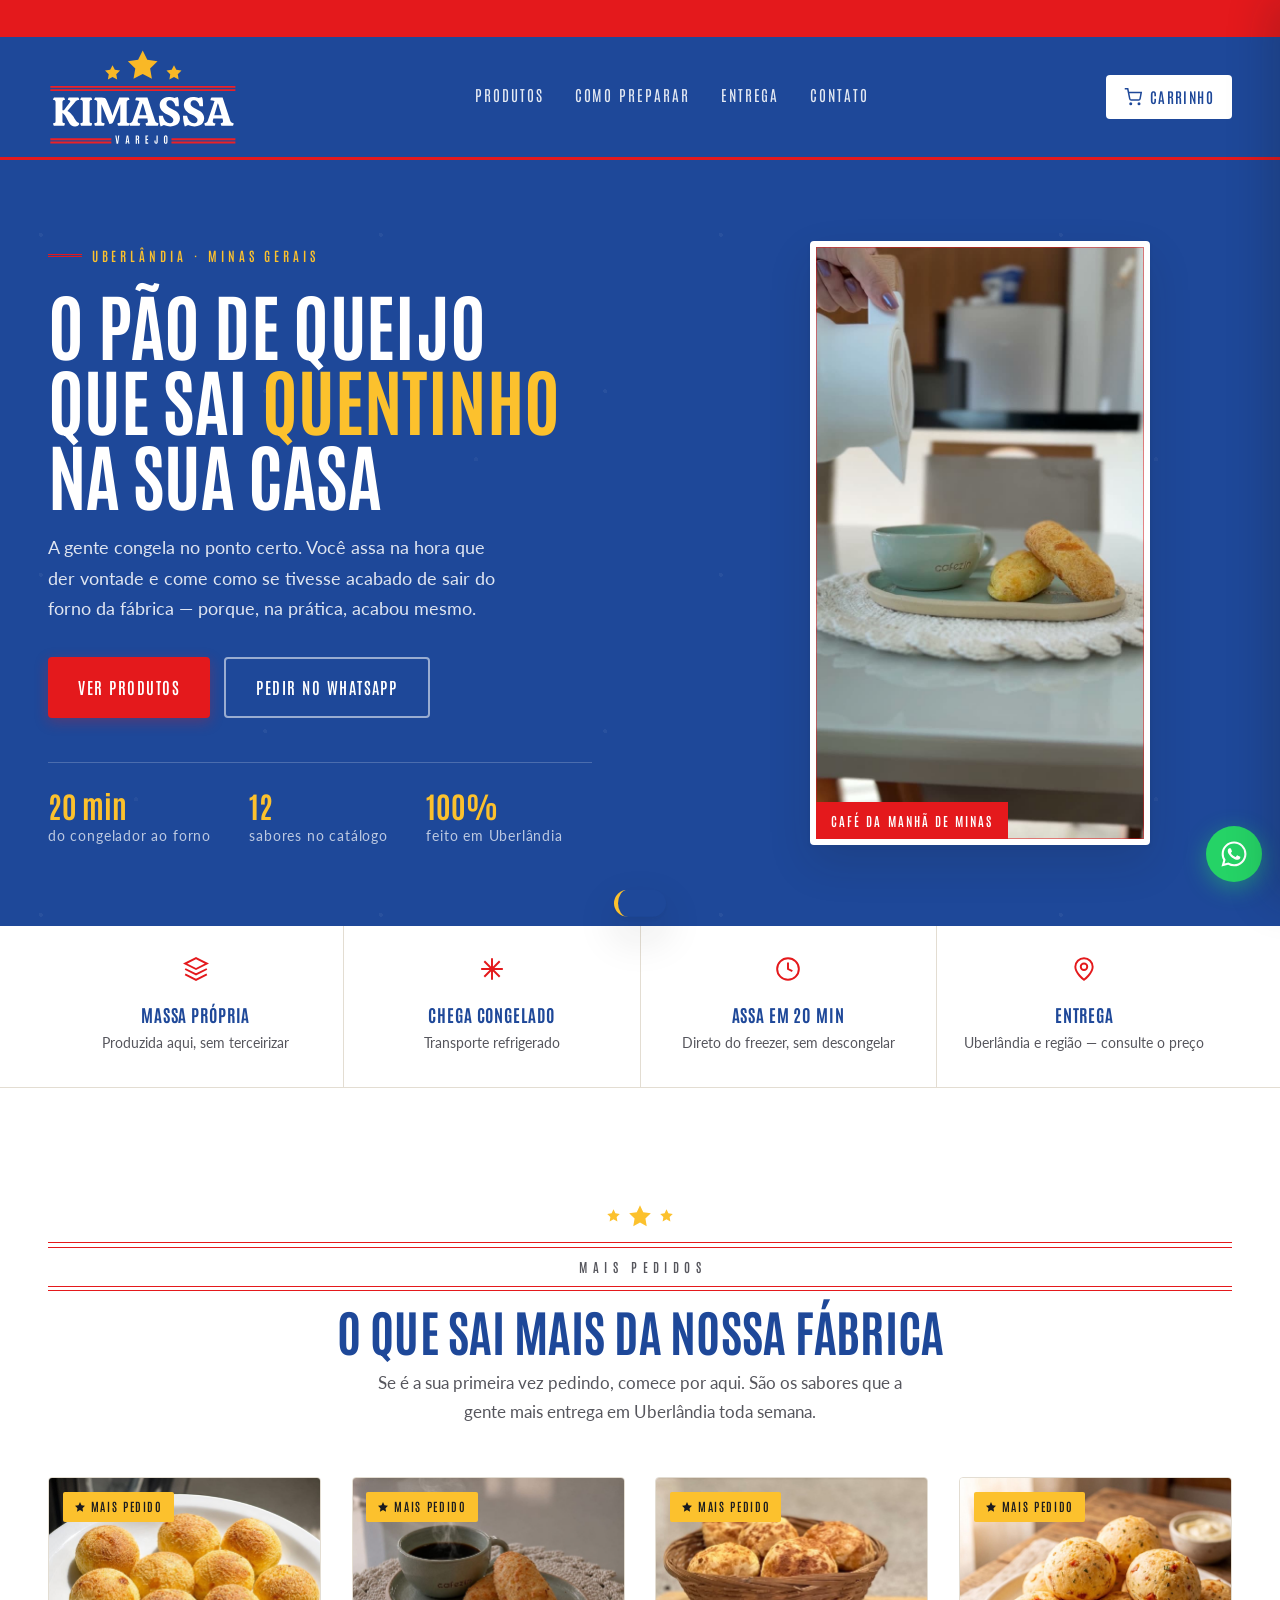
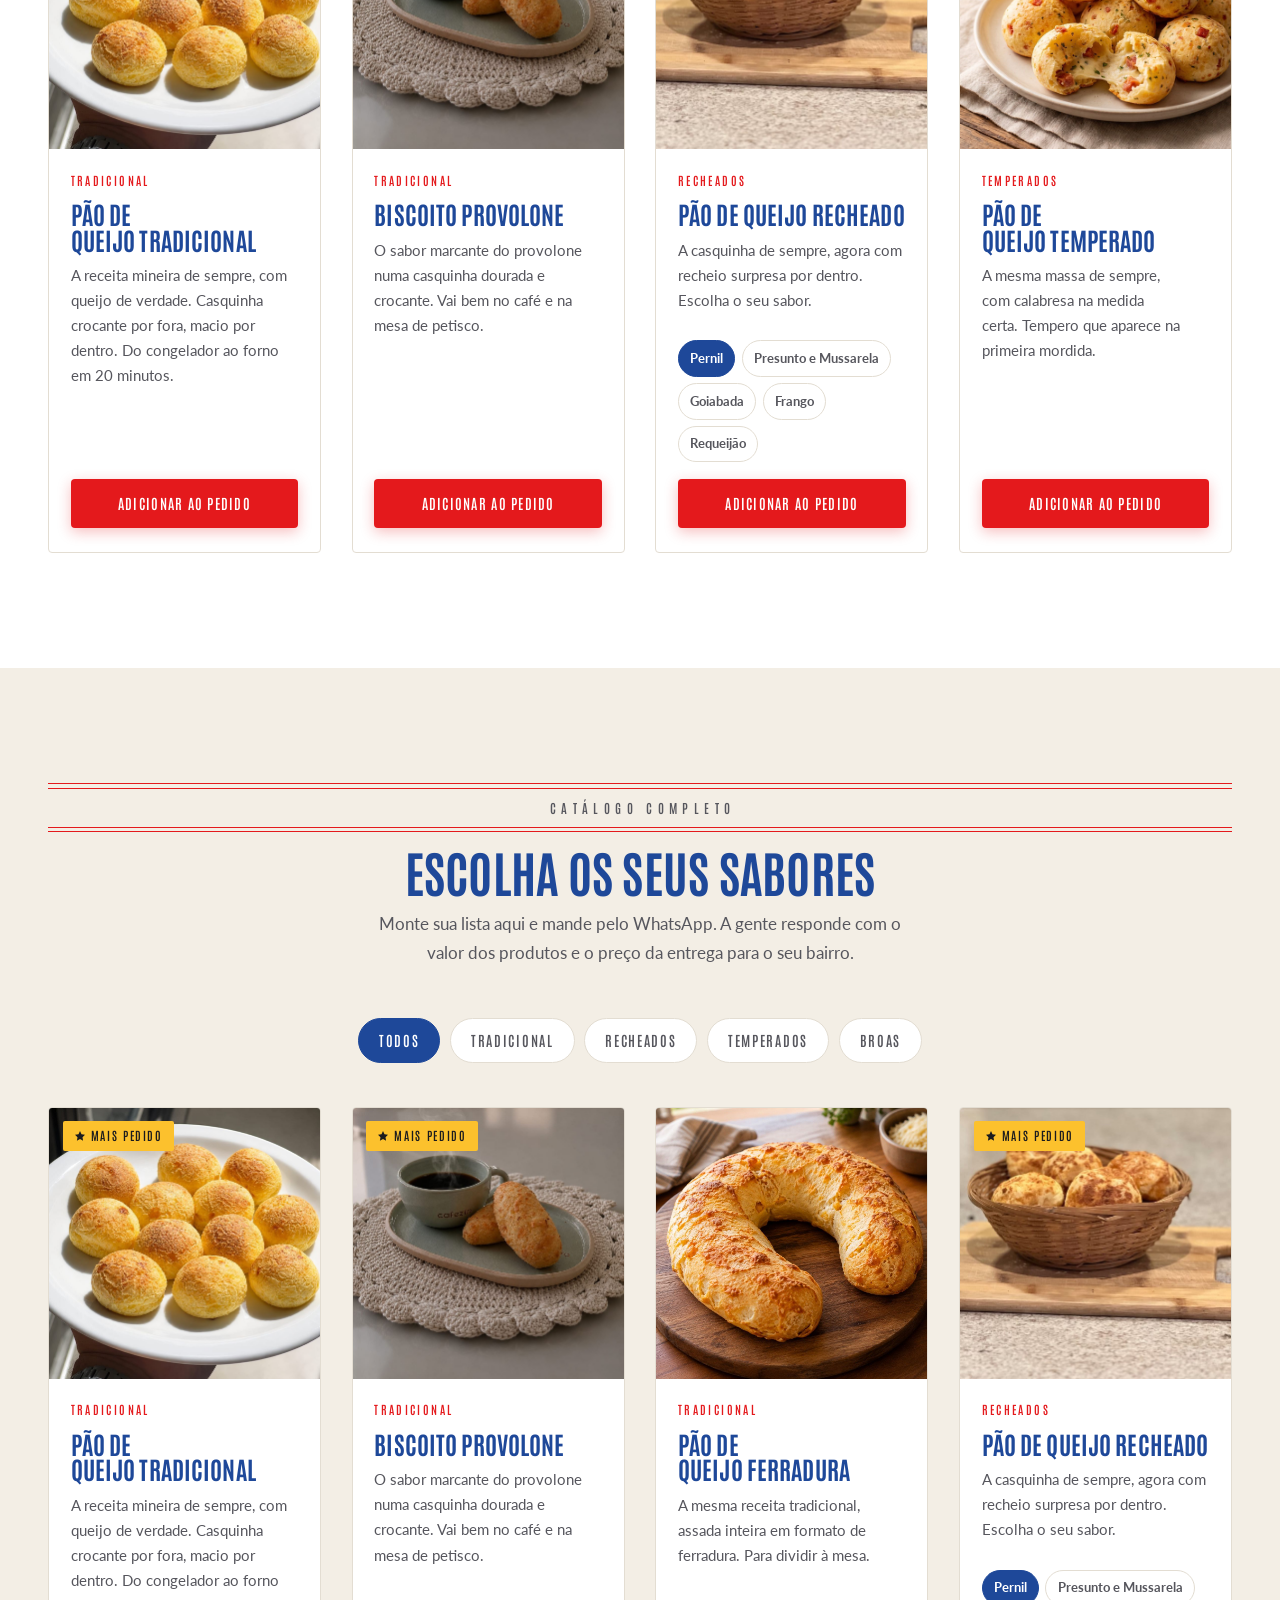
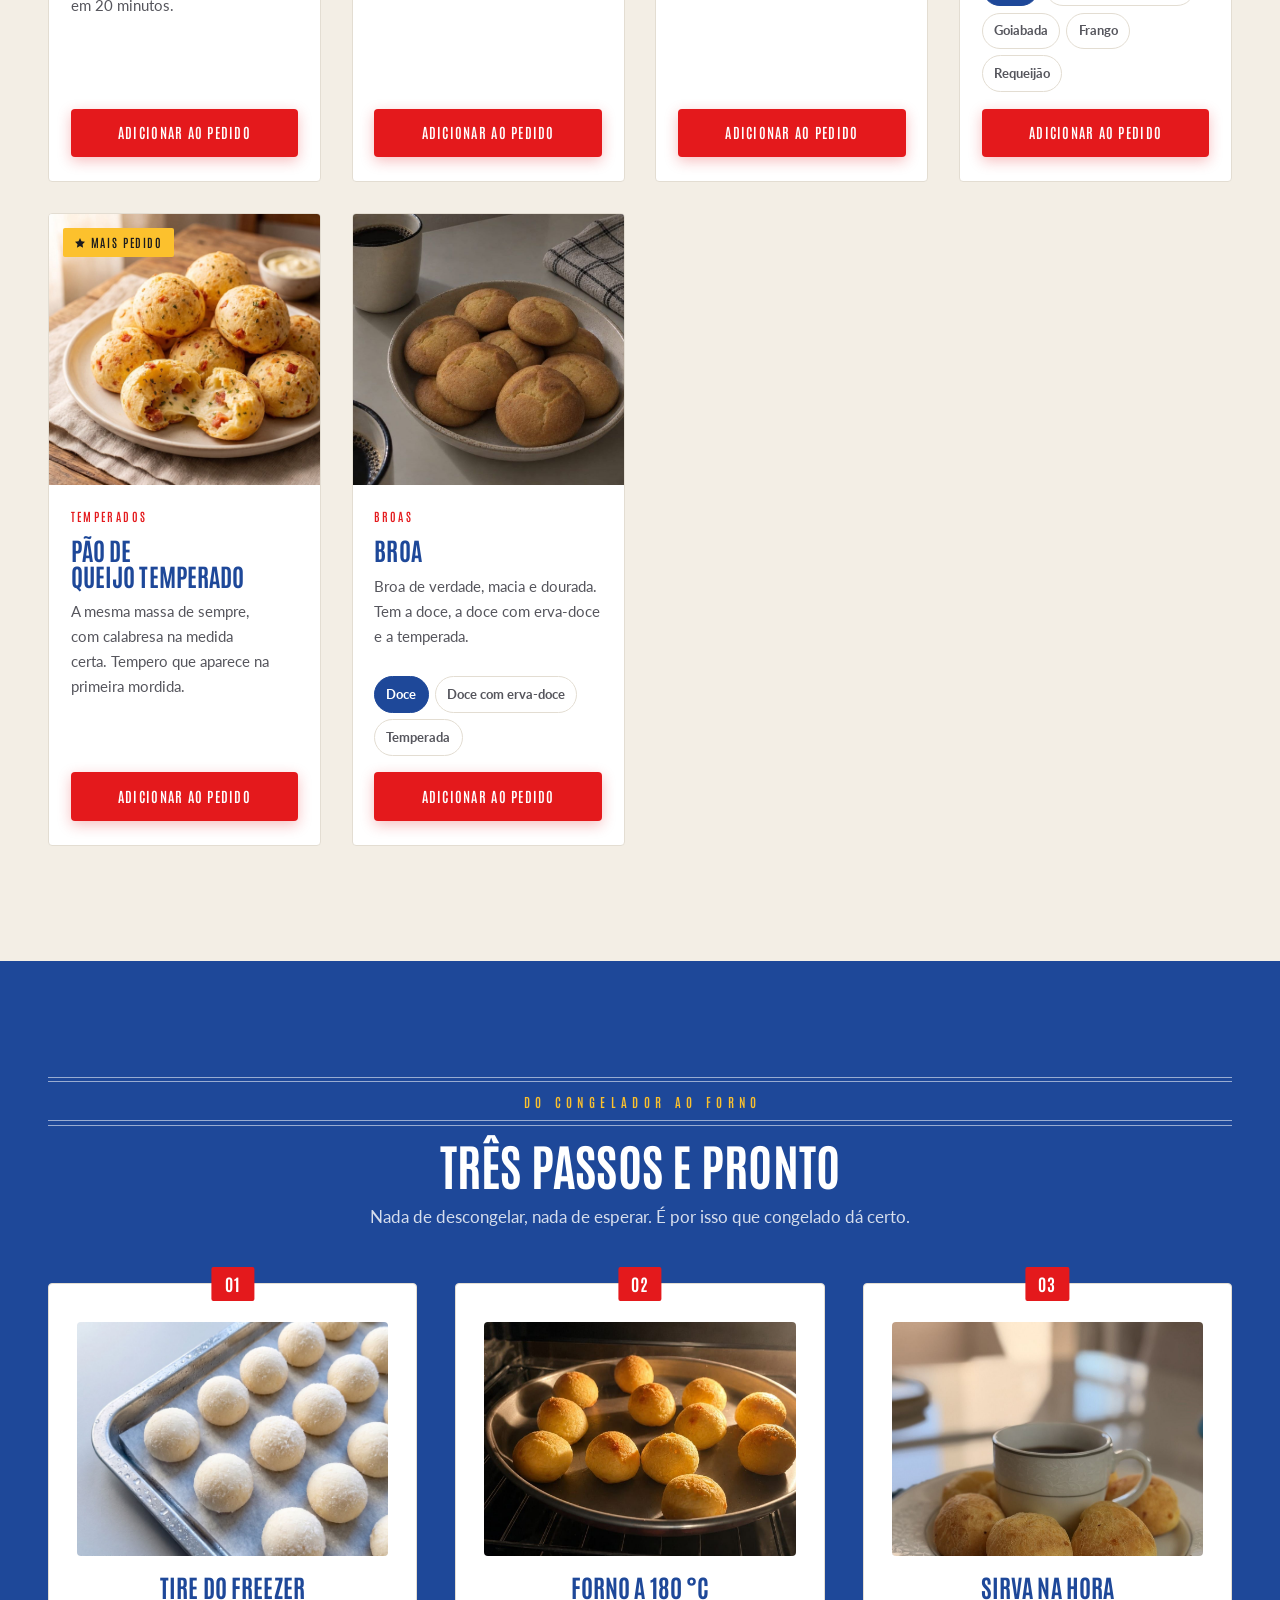
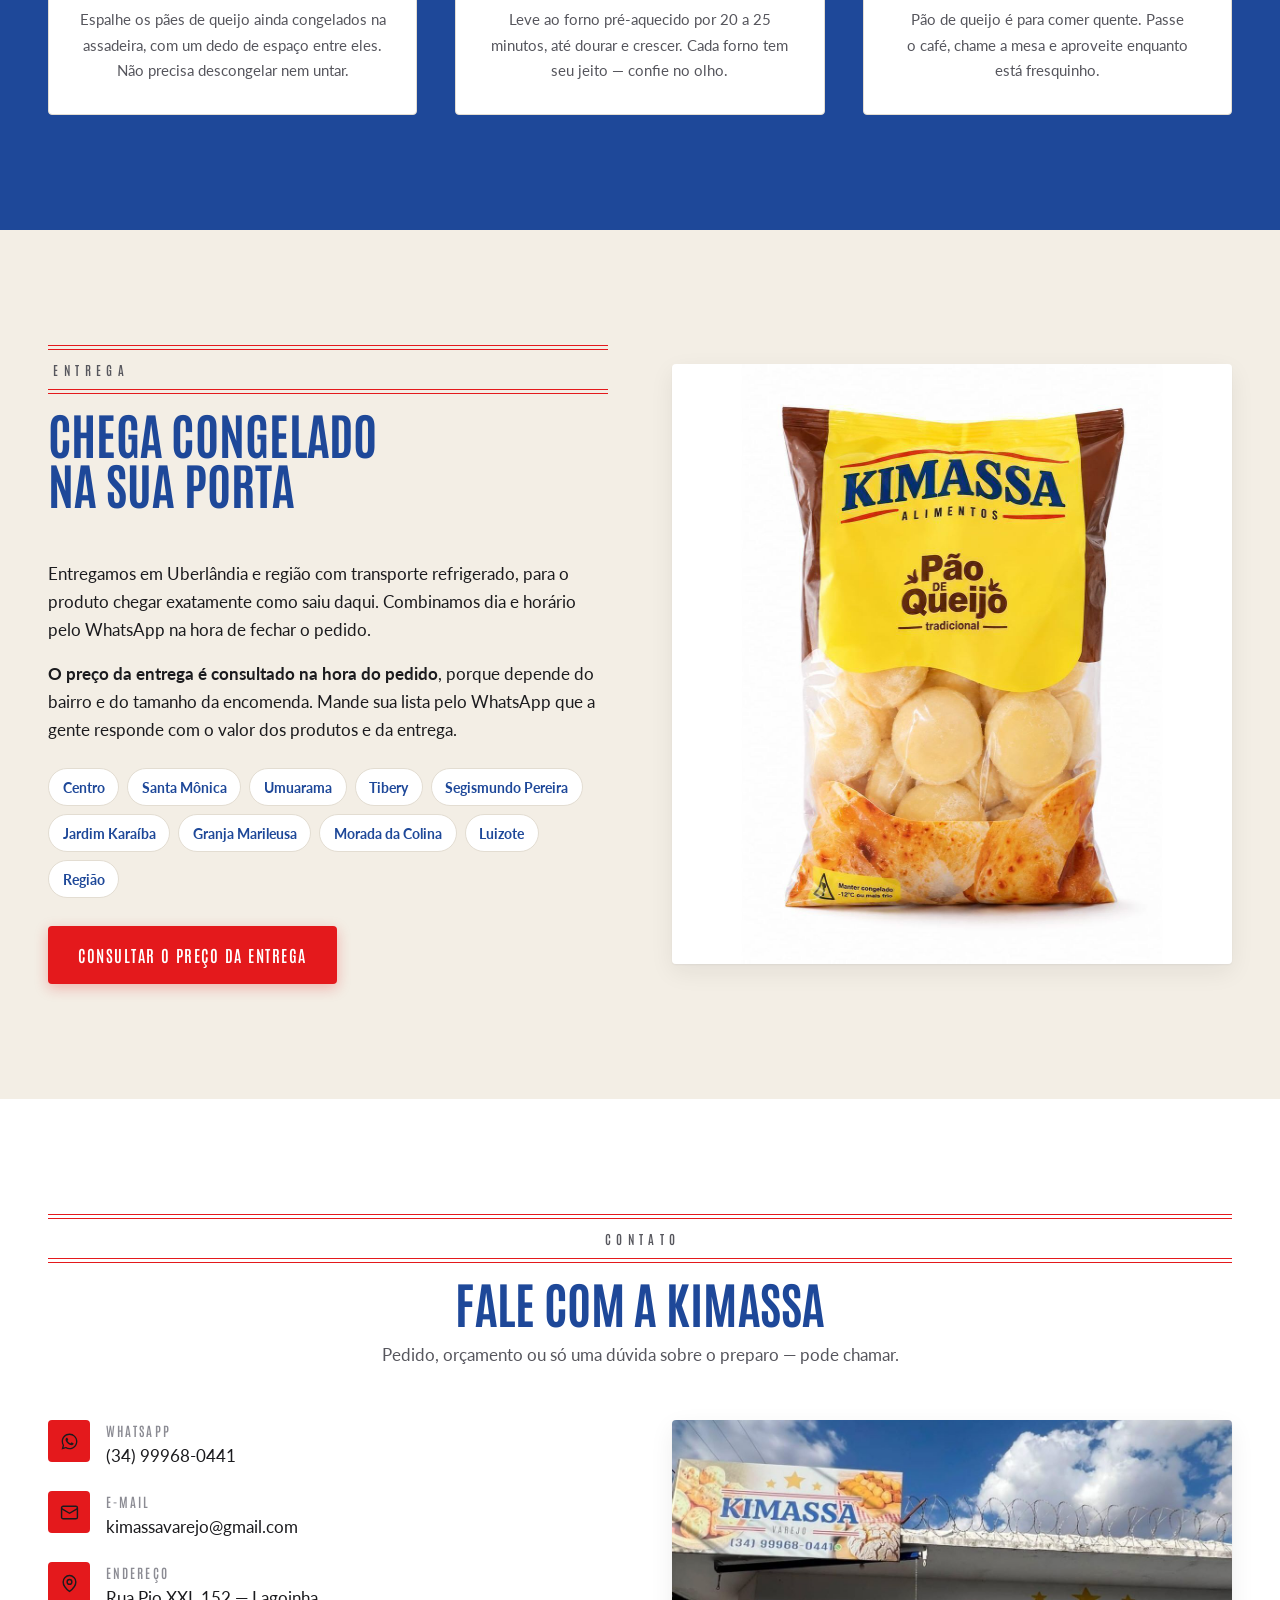
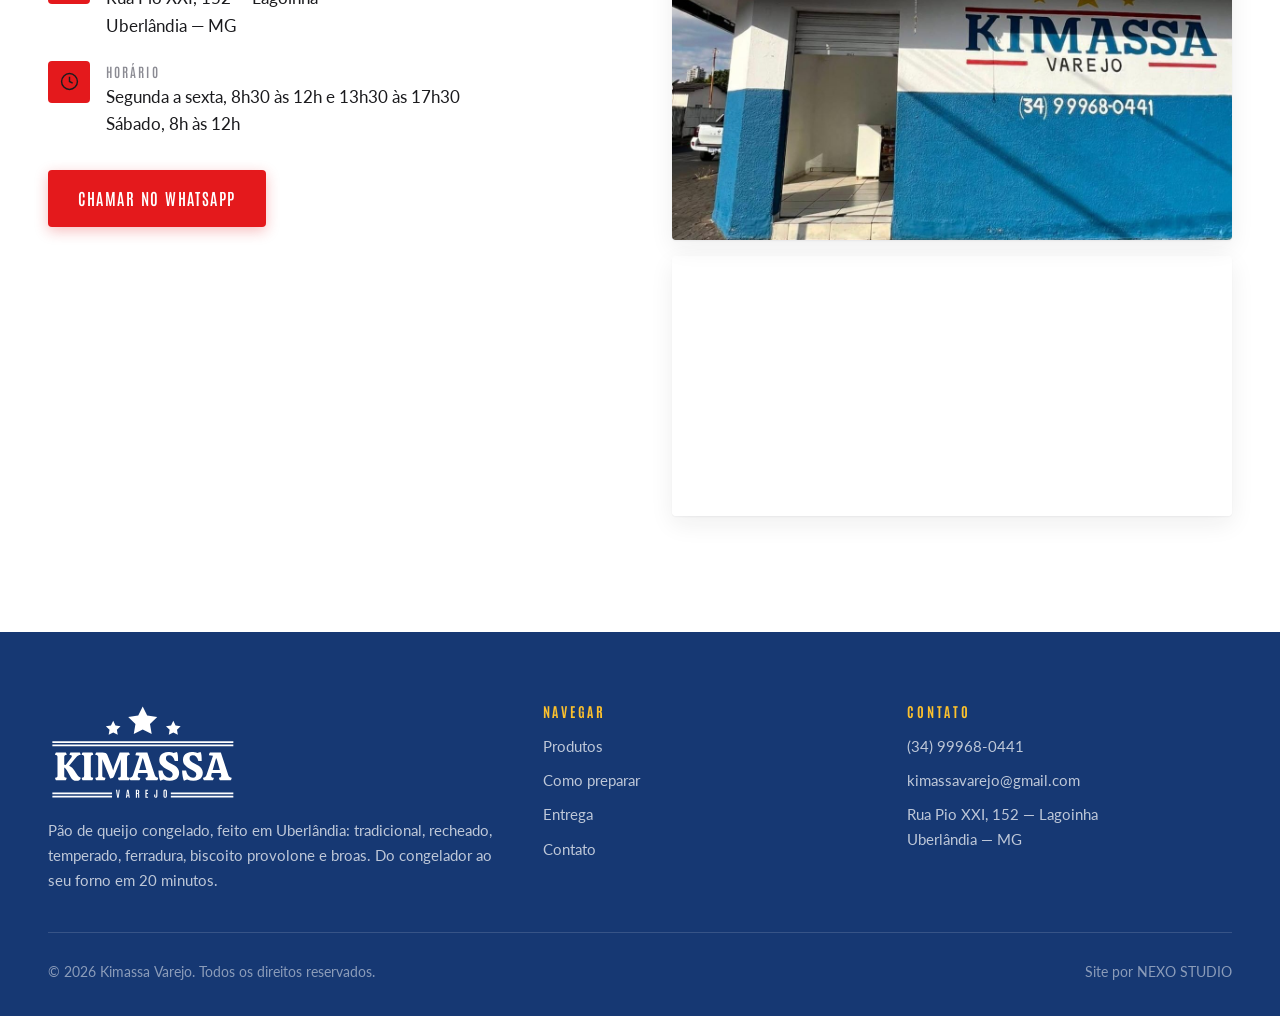
<file: index.html>
<!doctype html>
<html lang="pt-BR">
<head>
<meta charset="utf-8">
<meta name="viewport" content="width=device-width, initial-scale=1">
<title>Kimassa Varejo — Pão de Queijo Congelado em Uberlândia | Entrega em Casa</title>
<meta name="description" content="Pão de queijo congelado feito em Uberlândia (MG): tradicional, recheado, temperado, ferradura, biscoito provolone e broas. Peça pelo WhatsApp.">
<meta name="author" content="Kimassa Varejo">
<meta name="theme-color" content="#1E4899">
<link rel="canonical" href="https://kimassavarejo.com.br/">

<meta property="og:type" content="website">
<meta property="og:site_name" content="Kimassa Varejo">
<meta property="og:locale" content="pt_BR">
<meta property="og:url" content="https://kimassavarejo.com.br/">
<meta property="og:title" content="Kimassa Varejo — Pão de Queijo Congelado em Uberlândia">
<meta property="og:description" content="Do congelador ao seu forno em 20 minutos. Pão de queijo tradicional, recheado, temperado e ferradura, biscoito provolone e broas, entregues congelados em Uberlândia e região.">
<meta property="og:image" content="https://kimassavarejo.com.br/images/social-share.jpg">
<meta property="og:image:width" content="1200">
<meta property="og:image:height" content="630">
<meta property="og:image:alt" content="Pão de queijo Kimassa servido com café">

<meta name="twitter:card" content="summary_large_image">
<meta name="twitter:title" content="Kimassa Varejo — Pão de Queijo Congelado em Uberlândia">
<meta name="twitter:description" content="Do congelador ao seu forno em 20 minutos. Pão de queijo tradicional, recheado, temperado e ferradura, biscoito provolone e broas, entregues congelados em Uberlândia e região.">
<meta name="twitter:image" content="https://kimassavarejo.com.br/images/social-share.jpg">

<link rel="icon" href="favicon.svg" type="image/svg+xml">
<link rel="apple-touch-icon" href="favicon.svg">

<link rel="preconnect" href="https://fonts.googleapis.com">
<link rel="preconnect" href="https://fonts.gstatic.com" crossorigin>
<link href="https://fonts.googleapis.com/css2?family=Antonio:wght@400;600;700&family=Lato:wght@400;700&display=swap" rel="stylesheet">
<link rel="stylesheet" href="css/style.css">

<script type="application/ld+json">
{
  "@context": "https://schema.org",
  "@type": "FoodEstablishment",
  "@id": "https://kimassavarejo.com.br/#negocio",
  "name": "Kimassa Varejo",
  "description": "Pão de queijo congelado em Uberlândia (MG): tradicional, recheado, temperado, ferradura, biscoito provolone e broas, com entrega em Uberlândia e região.",
  "url": "https://kimassavarejo.com.br/",
  "logo": "https://kimassavarejo.com.br/logo/kimassa.svg",
  "image": "https://kimassavarejo.com.br/images/social-share.jpg",
  "telephone": "+55-34-99968-0441",
  "email": "kimassavarejo@gmail.com",
  "servesCuisine": "Brasileira",
  "priceRange": "$$",
  "address": {
    "@type": "PostalAddress",
    "streetAddress": "Rua Pio XXI, 152",
    "addressLocality": "Uberlândia",
    "addressRegion": "MG",
    "postalCode": "38400-000",
    "addressCountry": "BR"
  },
  "geo": {
    "@type": "GeoCoordinates",
    "latitude": -18.9113,
    "longitude": -48.2622
  },
  "areaServed": {
    "@type": "City",
    "name": "Uberlândia"
  },
  "openingHoursSpecification": [{
    "@type": "OpeningHoursSpecification",
    "dayOfWeek": ["Monday", "Tuesday", "Wednesday", "Thursday", "Friday"],
    "opens": "08:30",
    "closes": "12:00"
  }, {
    "@type": "OpeningHoursSpecification",
    "dayOfWeek": ["Monday", "Tuesday", "Wednesday", "Thursday", "Friday"],
    "opens": "13:30",
    "closes": "17:30"
  }, {
    "@type": "OpeningHoursSpecification",
    "dayOfWeek": "Saturday",
    "opens": "08:00",
    "closes": "12:00"
  }]
}
</script>
</head>

<body>
<a class="pular" href="#conteudo">Pular para o conteúdo</a>

<div class="faixa-aviso" id="faixa-aviso" aria-hidden="true"><span></span></div>

<header class="cabecalho">
  <div class="wrap cabecalho__barra">
    <a class="marca" href="#topo" aria-label="Kimassa Varejo — início">
      <img src="logo/kimassa-azul.svg" alt="Kimassa Varejo" width="190" height="96">
    </a>

    <nav class="nav" id="nav" aria-label="Navegação principal">
      <a href="#produtos">Produtos</a>
      <a href="#preparo">Como preparar</a>
      <a href="#entrega">Entrega</a>
      <a href="#contato">Contato</a>
    </nav>

    <div class="cabecalho__acoes">
      <button class="carrinho-botao" id="abrir-carrinho" aria-label="Abrir carrinho">
        <svg viewBox="0 0 24 24" fill="none" stroke="currentColor" stroke-width="2" width="18" height="18" aria-hidden="true">
          <circle cx="9" cy="21" r="1"></circle><circle cx="20" cy="21" r="1"></circle>
          <path d="M1 1h4l2.68 13.39a2 2 0 0 0 2 1.61h9.72a2 2 0 0 0 2-1.61L23 6H6"></path>
        </svg>
        <span class="carrinho-botao__texto">Carrinho</span>
        <span class="carrinho-contador" id="carrinho-contador" hidden>0</span>
      </button>

      <button class="menu-alternar" id="menu-alternar" aria-expanded="false" aria-controls="nav" aria-label="Abrir menu">
        <span></span><span></span><span></span>
      </button>
    </div>
  </div>
</header>

<main id="conteudo">

<!-- ─────────────────────────────────────────────────────────── HERO ── -->
<section class="hero" id="topo">
  <div class="wrap hero__grade">
    <div class="hero__texto">
      <p class="hero__olho">Uberlândia · Minas Gerais</p>
      <h1>O pão de queijo<br>que sai <em>quentinho</em><br>na sua casa</h1>
      <p class="hero__sub">
        A gente congela no ponto certo. Você assa na hora que der vontade e come
        como se tivesse acabado de sair do forno da fábrica — porque, na prática,
        acabou mesmo.
      </p>
      <div class="hero__acoes">
        <a class="btn btn--primario" href="#produtos">Ver produtos</a>
        <a class="btn btn--contorno-claro" href="#" id="hero-zap">Pedir no WhatsApp</a>
      </div>
      <div class="hero__provas">
        <div class="hero__prova"><strong>20 min</strong><span>do congelador ao forno</span></div>
        <div class="hero__prova"><strong>12</strong><span>sabores no catálogo</span></div>
        <div class="hero__prova"><strong>100%</strong><span>feito em Uberlândia</span></div>
      </div>
    </div>

    <div class="hero__video">
      <video autoplay muted loop playsinline preload="metadata"
             poster="video/pao-de-queijo-cafe-poster.jpg"
             aria-label="Café sendo servido ao lado de pães de queijo Kimassa">
        <source src="video/pao-de-queijo-cafe.mp4" type="video/mp4">
      </video>
      <span class="hero__etiqueta">Café da manhã de Minas</span>
    </div>
  </div>
</section>

<!-- ────────────────────────────────────────────────────── CONFIANÇA ── -->
<section class="confianca">
  <div class="wrap">
    <div class="confianca__grade">
      <div class="confianca__item">
        <svg viewBox="0 0 24 24" fill="none" stroke="currentColor" stroke-width="1.8" aria-hidden="true"><path d="M12 2 2 7l10 5 10-5-10-5Z"/><path d="m2 17 10 5 10-5"/><path d="m2 12 10 5 10-5"/></svg>
        <strong>Massa própria</strong>
        <span>Produzida aqui, sem terceirizar</span>
      </div>
      <div class="confianca__item">
        <svg viewBox="0 0 24 24" fill="none" stroke="currentColor" stroke-width="1.8" aria-hidden="true"><path d="M12 2v20M2 12h20M4.9 4.9l14.2 14.2M19.1 4.9 4.9 19.1"/></svg>
        <strong>Chega congelado</strong>
        <span>Transporte refrigerado</span>
      </div>
      <div class="confianca__item">
        <svg viewBox="0 0 24 24" fill="none" stroke="currentColor" stroke-width="1.8" aria-hidden="true"><circle cx="12" cy="12" r="10"/><path d="M12 6v6l4 2"/></svg>
        <strong>Assa em 20 min</strong>
        <span>Direto do freezer, sem descongelar</span>
      </div>
      <div class="confianca__item">
        <svg viewBox="0 0 24 24" fill="none" stroke="currentColor" stroke-width="1.8" aria-hidden="true"><path d="M20 10c0 6-8 12-8 12s-8-6-8-12a8 8 0 0 1 16 0Z"/><circle cx="12" cy="10" r="3"/></svg>
        <strong>Entrega</strong>
        <span>Uberlândia e região — consulte o preço</span>
      </div>
    </div>
  </div>
</section>

<!-- ─────────────────────────────────────────────────────── VITRINE ── -->
<section class="secao secao--branca" id="destaques">
  <div class="wrap">
    <div class="selo revelar">
      <div class="selo__estrelas" aria-hidden="true">
        <svg viewBox="0 0 24 24" fill="currentColor"><path d="m12 2 3 6.5 7 1-5 4.9 1.2 7L12 18l-6.2 3.4L7 14.4l-5-4.9 7-1L12 2Z"/></svg>
        <svg viewBox="0 0 24 24" fill="currentColor"><path d="m12 2 3 6.5 7 1-5 4.9 1.2 7L12 18l-6.2 3.4L7 14.4l-5-4.9 7-1L12 2Z"/></svg>
        <svg viewBox="0 0 24 24" fill="currentColor"><path d="m12 2 3 6.5 7 1-5 4.9 1.2 7L12 18l-6.2 3.4L7 14.4l-5-4.9 7-1L12 2Z"/></svg>
      </div>
      <div class="selo__faixa"><span class="selo__rotulo">Mais pedidos</span></div>
      <h2 class="selo__titulo">O que sai mais da nossa fábrica</h2>
      <p>Se é a sua primeira vez pedindo, comece por aqui. São os sabores que a
         gente mais entrega em Uberlândia toda semana.</p>
    </div>
    <div class="produtos" id="destaques-grade"></div>
  </div>
</section>

<!-- ─────────────────────────────────────────────────────── CATÁLOGO ── -->
<section class="secao secao--creme" id="produtos">
  <div class="wrap">
    <div class="selo revelar">
      <div class="selo__faixa"><span class="selo__rotulo">Catálogo completo</span></div>
      <h2 class="selo__titulo">Escolha os seus sabores</h2>
      <p>Monte sua lista aqui e mande pelo WhatsApp. A gente responde com o valor
         dos produtos e o preço da entrega para o seu bairro.</p>
    </div>

    <div class="filtros" id="filtros" role="group" aria-label="Filtrar por categoria"></div>
    <div class="produtos" id="produtos-grade"></div>
  </div>
</section>

<!-- ──────────────────────────────────────────────────────── PREPARO ── -->
<section class="secao secao--azul" id="preparo">
  <div class="wrap">
    <div class="selo selo--claro revelar">
      <div class="selo__faixa"><span class="selo__rotulo">Do congelador ao forno</span></div>
      <h2 class="selo__titulo">Três passos e pronto</h2>
      <p>Nada de descongelar, nada de esperar. É por isso que congelado dá certo.</p>
    </div>

    <div class="passos">
      <article class="passo revelar">
        <div class="passo__foto">
          <img src="images/pao-de-queijo-congelado-bandeja.jpg" alt="Pães de queijo crus e congelados numa assadeira" loading="lazy" width="600" height="450">
        </div>
        <h3>Tire do freezer</h3>
        <p>Espalhe os pães de queijo ainda congelados na assadeira, com um dedo de
           espaço entre eles. Não precisa descongelar nem untar.</p>
      </article>

      <article class="passo revelar">
        <div class="passo__foto">
          <img src="images/pao-de-queijo-forno.jpg" alt="Assadeira de pães de queijo dourando dentro do forno" loading="lazy" width="600" height="600">
        </div>
        <h3>Forno a 180 °C</h3>
        <p>Leve ao forno pré-aquecido por 20 a 25 minutos, até dourar e crescer.
           Cada forno tem seu jeito — confie no olho.</p>
      </article>

      <article class="passo revelar">
        <div class="passo__foto">
          <img src="images/pao-de-queijo-com-cafe.jpg" alt="Pães de queijo quentes servidos em volta de uma xícara de café" loading="lazy" width="600" height="450">
        </div>
        <h3>Sirva na hora</h3>
        <p>Pão de queijo é para comer quente. Passe o café, chame a mesa e
           aproveite enquanto está fresquinho.</p>
      </article>
    </div>
  </div>
</section>

<!-- ──────────────────────────────────────────────────────── ENTREGA ── -->
<section class="secao secao--creme" id="entrega">
  <div class="wrap">
    <div class="entrega">
      <div class="revelar">
        <div class="selo selo--esq">
          <div class="selo__faixa"><span class="selo__rotulo">Entrega</span></div>
          <h2 class="selo__titulo">Chega congelado na sua porta</h2>
        </div>
        <p>
          Entregamos em Uberlândia e região com transporte refrigerado, para o
          produto chegar exatamente como saiu daqui. Combinamos dia e horário pelo
          WhatsApp na hora de fechar o pedido.
        </p>
        <p>
          <strong>O preço da entrega é consultado na hora do pedido</strong>, porque
          depende do bairro e do tamanho da encomenda. Mande sua lista pelo WhatsApp
          que a gente responde com o valor dos produtos e da entrega.
        </p>
        <ul class="bairros">
          <li>Centro</li><li>Santa Mônica</li><li>Umuarama</li><li>Tibery</li>
          <li>Segismundo Pereira</li><li>Jardim Karaíba</li><li>Granja Marileusa</li>
          <li>Morada da Colina</li><li>Luizote</li><li>Região</li>
        </ul>
        <p style="margin-top:1.75rem">
          <a class="btn btn--primario" href="#" id="entrega-zap">Consultar o preço da entrega</a>
        </p>
      </div>

      <div class="revelar">
        <img src="images/embalagem-kimassa.jpg"
             alt="Pacote de pão de queijo congelado da Kimassa"
             loading="lazy" width="800" height="600"
             style="border-radius:4px;box-shadow:var(--sombra);width:100%">
      </div>
    </div>
  </div>
</section>

<!-- ──────────────────────────────────────────────────────── CONTATO ── -->
<section class="secao secao--branca" id="contato">
  <div class="wrap">
    <div class="selo revelar">
      <div class="selo__faixa"><span class="selo__rotulo">Contato</span></div>
      <h2 class="selo__titulo">Fale com a Kimassa</h2>
      <p>Pedido, orçamento ou só uma dúvida sobre o preparo — pode chamar.</p>
    </div>

    <div class="contato">
      <div class="revelar">
        <ul class="contato__lista">
          <li>
            <span class="contato__icone" aria-hidden="true">
              <svg viewBox="0 0 24 24" fill="currentColor"><path d="M12.04 2C6.58 2 2.13 6.45 2.13 11.91c0 1.75.46 3.46 1.32 4.96L2 22l5.25-1.38a9.9 9.9 0 0 0 4.79 1.22c5.46 0 9.91-4.45 9.91-9.91 0-2.65-1.03-5.14-2.9-7.01A9.82 9.82 0 0 0 12.04 2Zm0 18.13a8.23 8.23 0 0 1-4.2-1.15l-.3-.18-3.12.82.83-3.04-.2-.31a8.19 8.19 0 0 1-1.26-4.37c0-4.54 3.7-8.23 8.25-8.23 2.2 0 4.27.86 5.83 2.42a8.19 8.19 0 0 1 2.41 5.82c0 4.54-3.7 8.22-8.24 8.22Zm4.52-6.16c-.25-.12-1.47-.72-1.69-.81-.23-.08-.39-.12-.56.13-.16.24-.64.8-.78.97-.15.16-.29.18-.54.06-.25-.13-1.05-.39-1.99-1.23-.74-.66-1.23-1.47-1.38-1.72-.14-.25-.01-.38.11-.5.11-.11.25-.29.37-.43.13-.15.17-.25.25-.41.08-.17.04-.31-.02-.43-.06-.12-.56-1.34-.76-1.84-.2-.48-.4-.42-.56-.43h-.47c-.17 0-.43.06-.66.31-.22.25-.87.85-.87 2.07s.89 2.4 1.02 2.56c.12.17 1.75 2.67 4.23 3.74.59.26 1.05.41 1.41.52.59.19 1.13.16 1.56.1.48-.07 1.47-.6 1.68-1.18.21-.58.21-1.08.14-1.18-.06-.11-.22-.17-.47-.29Z"/></svg>
            </span>
            <span>
              <strong>WhatsApp</strong>
              <a href="#" id="contato-zap">(34) 99968-0441</a>
            </span>
          </li>
          <li>
            <span class="contato__icone" aria-hidden="true">
              <svg viewBox="0 0 24 24" fill="none" stroke="currentColor" stroke-width="1.8"><rect x="2" y="4" width="20" height="16" rx="2"/><path d="m22 7-10 6L2 7"/></svg>
            </span>
            <span>
              <strong>E-mail</strong>
              <a href="mailto:kimassavarejo@gmail.com">kimassavarejo@gmail.com</a>
            </span>
          </li>
          <li>
            <span class="contato__icone" aria-hidden="true">
              <svg viewBox="0 0 24 24" fill="none" stroke="currentColor" stroke-width="1.8"><path d="M20 10c0 6-8 12-8 12s-8-6-8-12a8 8 0 0 1 16 0Z"/><circle cx="12" cy="10" r="3"/></svg>
            </span>
            <span>
              <strong>Endereço</strong>
              <span>Rua Pio XXI, 152 — Lagoinha<br>Uberlândia — MG</span>
            </span>
          </li>
          <li>
            <span class="contato__icone" aria-hidden="true">
              <svg viewBox="0 0 24 24" fill="none" stroke="currentColor" stroke-width="1.8"><circle cx="12" cy="12" r="10"/><path d="M12 6v6l4 2"/></svg>
            </span>
            <span>
              <strong>Horário</strong>
              <span>Segunda a sexta, 8h30 às 12h e 13h30 às 17h30<br>Sábado, 8h às 12h</span>
            </span>
          </li>
        </ul>

        <a class="btn btn--primario" href="#" id="contato-zap-btn">Chamar no WhatsApp</a>
      </div>

      <div class="revelar contato__local">
        <img src="images/loja-kimassa-uberlandia.jpg"
             alt="Fachada da loja da Kimassa Varejo na Rua Pio XXI, em Uberlândia"
             loading="lazy" width="1200" height="900">
        <iframe class="mapa"
          src="https://www.google.com/maps?q=Rua+Pio+XXI,+152,+Lagoinha,+Uberl%C3%A2ndia+-+MG&output=embed"
          title="Mapa da Kimassa Varejo — Rua Pio XXI, 152, Lagoinha, Uberlândia MG"
          loading="lazy" referrerpolicy="no-referrer-when-downgrade" width="600" height="450"></iframe>
      </div>
    </div>
  </div>
</section>

</main>

<!-- ───────────────────────────────────────────────────────── RODAPÉ ── -->
<footer class="rodape">
  <div class="wrap">
    <div class="rodape__grade">
      <div>
        <img src="logo/kimassa-branco.svg" alt="Kimassa Varejo" width="190" height="96">
        <p>Pão de queijo congelado, feito em Uberlândia: tradicional, recheado,
           temperado, ferradura, biscoito provolone e broas. Do congelador ao seu forno em 20 minutos.</p>
      </div>
      <div>
        <h4>Navegar</h4>
        <ul>
          <li><a href="#produtos">Produtos</a></li>
          <li><a href="#preparo">Como preparar</a></li>
          <li><a href="#entrega">Entrega</a></li>
          <li><a href="#contato">Contato</a></li>
        </ul>
      </div>
      <div>
        <h4>Contato</h4>
        <ul>
          <li><a href="#" id="rodape-zap">(34) 99968-0441</a></li>
          <li><a href="mailto:kimassavarejo@gmail.com">kimassavarejo@gmail.com</a></li>
          <li>Rua Pio XXI, 152 — Lagoinha<br>Uberlândia — MG</li>
        </ul>
      </div>
    </div>
    <div class="rodape__fim">
      <span>© <span id="ano"></span> Kimassa Varejo. Todos os direitos reservados.</span>
      <span>Site por <a href="https://nexostudioudi.com.br" rel="noopener">NEXO STUDIO</a></span>
    </div>
  </div>
</footer>

<!-- ──────────────────────────────────────────────────────── CARRINHO ── -->
<div class="overlay" id="overlay" hidden></div>

<aside class="gaveta" id="gaveta" aria-hidden="true" aria-label="Carrinho de compras">
  <div class="gaveta__topo">
    <h2>Sua lista</h2>
    <button class="gaveta__fechar" id="fechar-carrinho" aria-label="Fechar carrinho">
      <svg viewBox="0 0 24 24" fill="none" stroke="currentColor" stroke-width="2" width="20" height="20" aria-hidden="true"><path d="M18 6 6 18M6 6l12 12"/></svg>
    </button>
  </div>

  <div class="gaveta__itens" id="gaveta-itens"></div>

  <div class="gaveta__base" id="gaveta-base" hidden>
    <a class="btn btn--primario btn--bloco" href="#" id="finalizar">Pedir orçamento no WhatsApp</a>
    <p class="gaveta__nota">A gente responde com o valor dos produtos e o preço da entrega.</p>
  </div>
</aside>

<div class="aviso" id="aviso" role="status" aria-live="polite"></div>

<a class="zap" id="zap-flutuante" href="#" aria-label="Falar no WhatsApp" rel="noopener">
  <svg viewBox="0 0 24 24" fill="currentColor" aria-hidden="true"><path d="M12.04 2C6.58 2 2.13 6.45 2.13 11.91c0 1.75.46 3.46 1.32 4.96L2 22l5.25-1.38a9.9 9.9 0 0 0 4.79 1.22c5.46 0 9.91-4.45 9.91-9.91 0-2.65-1.03-5.14-2.9-7.01A9.82 9.82 0 0 0 12.04 2Zm0 18.13a8.23 8.23 0 0 1-4.2-1.15l-.3-.18-3.12.82.83-3.04-.2-.31a8.19 8.19 0 0 1-1.26-4.37c0-4.54 3.7-8.23 8.25-8.23 2.2 0 4.27.86 5.83 2.42a8.19 8.19 0 0 1 2.41 5.82c0 4.54-3.7 8.22-8.24 8.22Zm4.52-6.16c-.25-.12-1.47-.72-1.69-.81-.23-.08-.39-.12-.56.13-.16.24-.64.8-.78.97-.15.16-.29.18-.54.06-.25-.13-1.05-.39-1.99-1.23-.74-.66-1.23-1.47-1.38-1.72-.14-.25-.01-.38.11-.5.11-.11.25-.29.37-.43.13-.15.17-.25.25-.41.08-.17.04-.31-.02-.43-.06-.12-.56-1.34-.76-1.84-.2-.48-.4-.42-.56-.43h-.47c-.17 0-.43.06-.66.31-.22.25-.87.85-.87 2.07s.89 2.4 1.02 2.56c.12.17 1.75 2.67 4.23 3.74.59.26 1.05.41 1.41.52.59.19 1.13.16 1.56.1.48-.07 1.47-.6 1.68-1.18.21-.58.21-1.08.14-1.18-.06-.11-.22-.17-.47-.29Z"/></svg>
</a>

<script src="js/config.js"></script>
<script src="js/main.js"></script>
</body>
</html>
</file>
<file: css/style.css>
/* ==========================================================================
   KIMASSA VAREJO — "O Selo"
   Design language: the logo's own device (a wordmark bracketed by double rules,
   crowned by three stars) is the site's single structural motif. Blue is
   architecture, warm off-white is the gallery the food photography hangs in,
   red is punctuation and gold is reward.
   Brand colours and type are fixed by the client's identity manual.
   ========================================================================== */

/* --------------------------------------------------------------- 1. Tokens */
:root {
  /* Brand — from identidade_visual_kimassa.pdf, do not improvise */
  --azul: #1e4899;
  --azul-escuro: #163873;
  --azul-claro: #3a63b4;
  --vermelho: #e4191c;
  --ouro: #fcc12d;

  /* Neutrals — warm, so the golden food photos sit naturally against the blue */
  --creme: #faf7f2;
  --creme-fundo: #f3eee5;
  --branco: #ffffff;
  --tinta: #1b1b1e;
  --tinta-media: #56565d;
  --tinta-fraca: #8b8b93;
  --linha: #e3ddd2;

  /* Type */
  --display: 'Antonio', 'Oswald', 'Arial Narrow', sans-serif;
  --texto: 'Lato', system-ui, -apple-system, 'Segoe UI', sans-serif;

  /* Rhythm */
  --gutter: clamp(1.25rem, 4vw, 3rem);
  --largura: 1200px;
  --secao: clamp(4rem, 9vw, 7.5rem);
  --raio: 4px;

  --sombra: 0 1px 2px rgba(27, 27, 30, 0.05), 0 8px 24px rgba(27, 27, 30, 0.07);
  --sombra-alta: 0 2px 4px rgba(27, 27, 30, 0.06), 0 18px 44px rgba(27, 27, 30, 0.14);
  --transicao: 200ms cubic-bezier(0.4, 0, 0.2, 1);
}

/* ----------------------------------------------------------------- 2. Base */
*,
*::before,
*::after {
  box-sizing: border-box;
}

html {
  scroll-behavior: smooth;
  scroll-padding-top: 88px;
  -webkit-text-size-adjust: 100%;
}

body {
  margin: 0;
  background: var(--creme);
  color: var(--tinta);
  font-family: var(--texto);
  font-size: 1.0625rem;
  line-height: 1.65;
  -webkit-font-smoothing: antialiased;
}

/* clip, not hidden: hidden on body turns it into a scroll container and breaks
   position:sticky on the header */
html { overflow-x: clip; }

/* grid and flex children default to min-width:auto, which lets long words and
   wide replaced elements push a track past its share */
.entrega > *,
.contato > *,
.produto__corpo { min-width: 0; }

h1,
h2,
h3,
h4 {
  font-family: var(--display);
  font-weight: 700;
  line-height: 1.02;
  text-transform: uppercase;
  letter-spacing: 0.005em;
  margin: 0;
  text-wrap: balance;
}

h1 { font-size: clamp(2.6rem, 6.4vw, 4.6rem); }
h2 { font-size: clamp(2rem, 4.6vw, 3.1rem); }
h3 { font-size: clamp(1.25rem, 2.2vw, 1.55rem); }

p { margin: 0 0 1rem; text-wrap: pretty; }
p:last-child { margin-bottom: 0; }

a { color: inherit; text-decoration: none; }

img,
video {
  max-width: 100%;
  display: block;
}

button {
  font: inherit;
  color: inherit;
  border: 0;
  background: none;
  cursor: pointer;
}

:focus-visible {
  outline: 3px solid var(--ouro);
  outline-offset: 3px;
  border-radius: 2px;
}

.wrap {
  width: min(100% - var(--gutter) * 2, var(--largura));
  margin-inline: auto;
}

.pular {
  position: absolute;
  left: -9999px;
  top: 0;
  z-index: 200;
  background: var(--ouro);
  color: var(--tinta);
  padding: 0.75rem 1.25rem;
  font-weight: 700;
}
.pular:focus { left: 0; }

.visualmente-oculto {
  position: absolute;
  width: 1px;
  height: 1px;
  padding: 0;
  margin: -1px;
  overflow: hidden;
  clip: rect(0 0 0 0);
  white-space: nowrap;
  border: 0;
}

/* ------------------------------------------------- 3. O Selo — the motif
   A double rule bracketing a label, optionally crowned by three stars. Used
   as the heading device for every section so the whole page keeps one rhythm. */
.selo {
  display: flex;
  flex-direction: column;
  align-items: center;
  gap: 0.85rem;
  text-align: center;
  margin-bottom: clamp(2.25rem, 4vw, 3.25rem);
}

.selo--esq {
  align-items: flex-start;
  text-align: left;
}

.selo__estrelas {
  display: flex;
  align-items: center;
  gap: 0.4rem;
  color: var(--ouro);
  line-height: 0;
}
.selo__estrelas svg { display: block; }
.selo__estrelas svg:nth-child(2) { width: 26px; height: 26px; }
.selo__estrelas svg:nth-child(1),
.selo__estrelas svg:nth-child(3) { width: 15px; height: 15px; }

/* the bracket itself: two hairlines above and below the label */
.selo__faixa {
  width: 100%;
  border-top: 1px solid var(--vermelho);
  border-bottom: 1px solid var(--vermelho);
  padding: 0.2rem 0;
}
.selo__faixa::before {
  content: '';
  display: block;
  border-top: 1px solid var(--vermelho);
  margin-bottom: 0.55rem;
}
.selo__faixa::after {
  content: '';
  display: block;
  border-bottom: 1px solid var(--vermelho);
  margin-top: 0.55rem;
}

.selo__rotulo {
  display: block;
  font-family: var(--display);
  font-size: 0.8rem;
  font-weight: 600;
  letter-spacing: 0.42em;
  text-indent: 0.42em;
  text-transform: uppercase;
  color: var(--tinta-media);
}

.selo__titulo { color: var(--azul); }
.selo p {
  color: var(--tinta-media);
  max-width: 56ch;
  font-size: 1.075rem;
}

/* Negative variant, for use on the blue bands */
.selo--claro .selo__faixa,
.selo--claro .selo__faixa::before,
.selo--claro .selo__faixa::after {
  border-color: rgba(255, 255, 255, 0.55);
}
.selo--claro .selo__rotulo { color: var(--ouro); }
.selo--claro .selo__titulo { color: var(--branco); }
.selo--claro p { color: rgba(255, 255, 255, 0.82); }

/* --------------------------------------------------------------- 4. Botões */
.btn {
  display: inline-flex;
  align-items: center;
  justify-content: center;
  gap: 0.55rem;
  font-family: var(--display);
  font-size: 1.02rem;
  font-weight: 600;
  letter-spacing: 0.09em;
  text-transform: uppercase;
  padding: 0.95rem 1.9rem;
  border-radius: var(--raio);
  transition: background var(--transicao), color var(--transicao),
    transform var(--transicao), box-shadow var(--transicao);
  text-align: center;
}
.btn:hover { transform: translateY(-2px); }
.btn:active { transform: translateY(0); }

.btn--primario {
  background: var(--vermelho);
  color: var(--branco);
  box-shadow: 0 4px 14px rgba(228, 25, 28, 0.28);
}
.btn--primario:hover { background: #c8151a; box-shadow: 0 8px 22px rgba(228, 25, 28, 0.34); }

.btn--ouro { background: var(--ouro); color: var(--tinta); }
.btn--ouro:hover { background: #ffcd4e; }

.btn--contorno-claro {
  border: 2px solid rgba(255, 255, 255, 0.55);
  color: var(--branco);
}
.btn--contorno-claro:hover { background: var(--branco); color: var(--azul); border-color: var(--branco); }

.btn--contorno {
  border: 2px solid var(--azul);
  color: var(--azul);
}
.btn--contorno:hover { background: var(--azul); color: var(--branco); }

.btn--bloco { width: 100%; }

/* --------------------------------------------------------------- 5. Cabeçalho */
.faixa-aviso {
  background: var(--vermelho);
  color: var(--branco);
  font-family: var(--display);
  font-size: 0.78rem;
  letter-spacing: 0.2em;
  text-transform: uppercase;
  padding: 0.5rem 0;
  overflow: hidden;
  white-space: nowrap;
}
.faixa-aviso span {
  display: inline-block;
  padding-left: 100%;
  animation: correr 26s linear infinite;
}
@keyframes correr {
  to { transform: translateX(-100%); }
}

.cabecalho {
  position: sticky;
  top: 0;
  z-index: 90;
  background: var(--azul);
  border-bottom: 3px solid var(--vermelho);
}

.cabecalho__barra {
  display: flex;
  align-items: center;
  justify-content: space-between;
  gap: 1.5rem;
  padding: 0.7rem 0;
}

.marca img {
  width: clamp(148px, 17vw, 190px);
  height: auto;
}

.nav {
  display: flex;
  align-items: center;
  gap: clamp(1rem, 2.4vw, 2.1rem);
}
.nav a {
  font-family: var(--display);
  font-size: 0.94rem;
  font-weight: 400;
  letter-spacing: 0.13em;
  text-transform: uppercase;
  color: rgba(255, 255, 255, 0.88);
  padding: 0.3rem 0;
  border-bottom: 2px solid transparent;
  transition: color var(--transicao), border-color var(--transicao);
}
.nav a:hover { color: var(--ouro); border-bottom-color: var(--ouro); }

.cabecalho__acoes {
  display: flex;
  align-items: center;
  gap: 0.6rem;
}

.carrinho-botao {
  position: relative;
  display: inline-flex;
  align-items: center;
  gap: 0.5rem;
  background: var(--branco);
  color: var(--azul);
  font-family: var(--display);
  font-size: 0.92rem;
  font-weight: 600;
  letter-spacing: 0.1em;
  text-transform: uppercase;
  padding: 0.6rem 1.1rem;
  border-radius: var(--raio);
  transition: background var(--transicao);
}
.carrinho-botao:hover { background: var(--ouro); }

.carrinho-contador {
  min-width: 1.4rem;
  height: 1.4rem;
  padding: 0 0.35rem;
  display: grid;
  place-items: center;
  background: var(--vermelho);
  color: var(--branco);
  border-radius: 999px;
  font-size: 0.78rem;
  font-weight: 700;
  font-family: var(--texto);
}
.carrinho-contador[hidden] { display: none; }

.menu-alternar {
  display: none;
  width: 46px;
  height: 40px;
  flex-direction: column;
  justify-content: center;
  gap: 5px;
  padding: 0 8px;
}
.menu-alternar span {
  display: block;
  height: 2px;
  background: var(--branco);
  transition: transform var(--transicao), opacity var(--transicao);
}
.menu-alternar[aria-expanded='true'] span:nth-child(1) { transform: translateY(7px) rotate(45deg); }
.menu-alternar[aria-expanded='true'] span:nth-child(2) { opacity: 0; }
.menu-alternar[aria-expanded='true'] span:nth-child(3) { transform: translateY(-7px) rotate(-45deg); }

/* ------------------------------------------------------------------ 6. Hero
   Split: blue panel carries the brand, the client's vertical video plays in
   its native 9:16 so nothing has to be cropped away. */
.hero {
  background: var(--azul);
  color: var(--branco);
  position: relative;
  overflow: hidden;
}
.hero::before {
  /* faint star field, echoing the logo crown */
  content: '';
  position: absolute;
  inset: 0;
  background-image: radial-gradient(circle at 12% 22%, rgba(255, 255, 255, 0.05) 0 2px, transparent 2px),
    radial-gradient(circle at 78% 68%, rgba(255, 255, 255, 0.05) 0 2px, transparent 2px),
    radial-gradient(circle at 40% 88%, rgba(255, 255, 255, 0.04) 0 2px, transparent 2px);
  background-size: 340px 340px;
  pointer-events: none;
}

.hero__grade {
  display: grid;
  grid-template-columns: 1.1fr 0.9fr;
  align-items: center;
  gap: clamp(2rem, 5vw, 4.5rem);
  padding: clamp(3rem, 6vw, 5.5rem) 0 clamp(3.5rem, 6vw, 6rem);
  position: relative;
  z-index: 1;
}

.hero__texto { max-width: 34rem; }

.hero__olho {
  display: inline-flex;
  align-items: center;
  gap: 0.6rem;
  font-family: var(--display);
  font-size: 0.82rem;
  font-weight: 600;
  letter-spacing: 0.3em;
  text-transform: uppercase;
  color: var(--ouro);
  margin-bottom: 1.15rem;
}
.hero__olho::before {
  content: '';
  width: 34px;
  height: 0;
  border-top: 1px solid var(--vermelho);
  border-bottom: 1px solid var(--vermelho);
  height: 3px;
}

.hero h1 { color: var(--branco); }
.hero h1 em { font-style: normal; color: var(--ouro); }

.hero__sub {
  margin-top: 1.4rem;
  font-size: 1.15rem;
  color: rgba(255, 255, 255, 0.86);
  max-width: 46ch;
}

.hero__acoes {
  display: flex;
  flex-wrap: wrap;
  gap: 0.85rem;
  margin-top: 2.1rem;
}

.hero__provas {
  display: flex;
  flex-wrap: wrap;
  gap: 1.6rem 2.4rem;
  margin-top: 2.75rem;
  padding-top: 1.75rem;
  border-top: 1px solid rgba(255, 255, 255, 0.2);
}
.hero__prova strong {
  display: block;
  font-family: var(--display);
  font-size: 1.85rem;
  line-height: 1;
  color: var(--ouro);
}
.hero__prova span {
  font-size: 0.85rem;
  letter-spacing: 0.06em;
  color: rgba(255, 255, 255, 0.7);
}

/* the video, framed like a printed plate */
.hero__video {
  position: relative;
  justify-self: center;
  width: min(100%, 340px);
  aspect-ratio: 9 / 16;
  border: 6px solid var(--branco);
  border-radius: var(--raio);
  box-shadow: var(--sombra-alta);
  overflow: hidden;
  background: var(--azul-escuro);
}
.hero__video video {
  width: 100%;
  height: 100%;
  object-fit: cover;
}
.hero__video::after {
  content: '';
  position: absolute;
  inset: 0;
  border: 1px solid rgba(228, 25, 28, 0.5);
  pointer-events: none;
}

/* Sits flush in the frame's corner — the frame clips its overflow, so a
   hanging sticker would be cut off rather than float over the edge. */
.hero__etiqueta {
  position: absolute;
  left: 0;
  bottom: 0;
  z-index: 2;
  background: var(--vermelho);
  color: var(--branco);
  font-family: var(--display);
  font-size: 0.8rem;
  font-weight: 600;
  letter-spacing: 0.16em;
  text-transform: uppercase;
  white-space: nowrap;
  padding: 0.5rem 0.95rem;
}

/* --------------------------------------------------- 7. Faixa de confiança */
.confianca {
  background: var(--branco);
  border-bottom: 1px solid var(--linha);
}
.confianca__grade {
  display: grid;
  grid-template-columns: repeat(4, 1fr);
  gap: 1px;
  background: var(--linha);
}
.confianca__item {
  background: var(--branco);
  padding: 1.9rem 1.5rem;
  text-align: center;
}
.confianca__item svg {
  width: 26px;
  height: 26px;
  color: var(--vermelho);
  margin-bottom: 0.6rem;
}
.confianca__item strong {
  display: block;
  font-family: var(--display);
  font-size: 1.08rem;
  letter-spacing: 0.05em;
  text-transform: uppercase;
  color: var(--azul);
}
.confianca__item span {
  font-size: 0.9rem;
  color: var(--tinta-media);
}

/* ------------------------------------------------------------- 8. Secções */
.secao { padding: var(--secao) 0; }
.secao--branca { background: var(--branco); }
.secao--creme { background: var(--creme-fundo); }
.secao--azul { background: var(--azul); color: var(--branco); }

/* --------------------------------------------------- 9. Produtos / catálogo */
.filtros {
  display: flex;
  flex-wrap: wrap;
  justify-content: center;
  gap: 0.6rem;
  margin-bottom: 2.75rem;
}
.filtro {
  font-family: var(--display);
  font-size: 0.88rem;
  font-weight: 600;
  letter-spacing: 0.12em;
  text-transform: uppercase;
  padding: 0.6rem 1.25rem;
  border: 1px solid var(--linha);
  border-radius: 999px;
  background: var(--branco);
  color: var(--tinta-media);
  transition: all var(--transicao);
}
.filtro:hover { border-color: var(--azul); color: var(--azul); }
.filtro[aria-pressed='true'] {
  background: var(--azul);
  border-color: var(--azul);
  color: var(--branco);
}

.produtos {
  display: grid;
  grid-template-columns: repeat(auto-fill, minmax(268px, 1fr));
  gap: clamp(1.25rem, 2.4vw, 2rem);
}

.produto {
  display: flex;
  flex-direction: column;
  background: var(--branco);
  border: 1px solid var(--linha);
  border-radius: var(--raio);
  overflow: hidden;
  transition: transform var(--transicao), box-shadow var(--transicao),
    border-color var(--transicao);
}
.produto:hover {
  transform: translateY(-4px);
  box-shadow: var(--sombra-alta);
  border-color: var(--azul-claro);
}

.produto__foto {
  /* square: the client's photos are portrait and the studio shots landscape,
     so a 1:1 crop is the one ratio that treats both fairly */
  position: relative;
  aspect-ratio: 1 / 1;
  background: var(--creme-fundo);
  overflow: hidden;
}
.produto__foto img {
  width: 100%;
  height: 100%;
  object-fit: cover;
  transition: transform 500ms cubic-bezier(0.4, 0, 0.2, 1);
}
.produto:hover .produto__foto img { transform: scale(1.05); }

.produto__selo {
  position: absolute;
  top: 0.85rem;
  left: 0.85rem;
  display: inline-flex;
  align-items: center;
  gap: 0.3rem;
  background: var(--ouro);
  color: var(--tinta);
  font-family: var(--display);
  font-size: 0.74rem;
  font-weight: 600;
  letter-spacing: 0.14em;
  text-transform: uppercase;
  padding: 0.32rem 0.7rem;
  border-radius: 2px;
}
.produto__selo svg { width: 12px; height: 12px; }

.produto__corpo {
  display: flex;
  flex-direction: column;
  flex: 1;
  padding: 1.35rem 1.35rem 1.5rem;
  gap: 0.7rem;
}
.produto__categoria {
  font-family: var(--display);
  font-size: 0.74rem;
  font-weight: 600;
  letter-spacing: 0.2em;
  text-transform: uppercase;
  color: var(--vermelho);
}
.produto h3 { color: var(--azul); }
.produto__desc {
  font-size: 0.95rem;
  color: var(--tinta-media);
}

.variantes {
  display: flex;
  flex-wrap: wrap;
  gap: 0.4rem;
}
.variante {
  font-size: 0.82rem;
  font-weight: 700;
  padding: 0.4rem 0.7rem;
  border: 1px solid var(--linha);
  border-radius: 999px;
  color: var(--tinta-media);
  transition: all var(--transicao);
}
.variante:hover { border-color: var(--azul); color: var(--azul); }
.variante[aria-pressed='true'] {
  background: var(--azul);
  border-color: var(--azul);
  color: var(--branco);
}

.produto__base {
  display: flex;
  align-items: center;
  justify-content: space-between;
  gap: 0.85rem;
  margin-top: 0.3rem;
}
/* No prices anywhere: the store collects a list and the quote comes back over
   WhatsApp, so the card foot is just the action. */
.produto__base { margin-top: auto; padding-top: 0.35rem; }
.produto__base .btn { padding: 0.8rem 1.15rem; font-size: 0.88rem; }

/* --------------------------------------------------------------- 11. Passos */
.passos {
  display: grid;
  grid-template-columns: repeat(3, 1fr);
  gap: clamp(1.25rem, 3vw, 2.5rem);
  counter-reset: passo;
}
.passo {
  position: relative;
  background: var(--branco);
  border: 1px solid var(--linha);
  border-radius: var(--raio);
  padding: 2.4rem 1.75rem 1.9rem;
  text-align: center;
}
.passo::before {
  counter-increment: passo;
  content: '0' counter(passo);
  position: absolute;
  top: -1.05rem;
  left: 50%;
  transform: translateX(-50%);
  width: 2.7rem;
  height: 2.1rem;
  display: grid;
  place-items: center;
  background: var(--vermelho);
  color: var(--branco);
  font-family: var(--display);
  font-size: 1.05rem;
  font-weight: 700;
  letter-spacing: 0.06em;
  border-radius: 2px;
}
.passo h3 { color: var(--azul); margin-bottom: 0.5rem; }
.passo p { font-size: 0.96rem; color: var(--tinta-media); }

.passo__foto {
  aspect-ratio: 4 / 3;
  border-radius: var(--raio);
  overflow: hidden;
  margin-bottom: 1.15rem;
}
.passo__foto img { width: 100%; height: 100%; object-fit: cover; }

/* -------------------------------------------------------------- 12. Entrega */
.entrega {
  display: grid;
  grid-template-columns: 1fr 1fr;
  gap: clamp(2rem, 5vw, 4rem);
  align-items: center;
}
.bairros {
  display: flex;
  flex-wrap: wrap;
  gap: 0.5rem;
  margin: 1.5rem 0 0;
  padding: 0;
  list-style: none;
}
.bairros li {
  font-size: 0.88rem;
  font-weight: 700;
  color: var(--azul);
  background: var(--branco);
  border: 1px solid var(--linha);
  border-radius: 999px;
  padding: 0.4rem 0.85rem;
}

/* -------------------------------------------------------------- 13. Contato */
.contato {
  display: grid;
  grid-template-columns: 1fr 1fr;
  gap: clamp(2rem, 5vw, 4rem);
}
.contato__lista {
  list-style: none;
  margin: 0 0 2rem;
  padding: 0;
  display: grid;
  gap: 1.35rem;
}
.contato__lista li {
  display: flex;
  gap: 1rem;
  align-items: flex-start;
}
.contato__icone {
  flex: none;
  width: 42px;
  height: 42px;
  display: grid;
  place-items: center;
  background: var(--vermelho);
  color: var(--branco);
  border-radius: var(--raio);
}
.contato__icone svg { width: 19px; height: 19px; }
.contato__lista strong {
  display: block;
  font-family: var(--display);
  font-size: 0.82rem;
  font-weight: 600;
  letter-spacing: 0.16em;
  text-transform: uppercase;
  color: var(--tinta-fraca);
}
.contato__lista a,
.contato__lista span { color: var(--tinta); font-size: 1.05rem; }
.contato__lista a:hover { color: var(--vermelho); }

/* shopfront photo stacked above the map in the contact column */
.contato__local { display: grid; gap: 1rem; align-content: start; }
.contato__local img {
  width: 100%;
  height: auto;
  border-radius: var(--raio);
  box-shadow: var(--sombra);
}
.contato__local .mapa { min-height: 260px; }

.mapa {
  /* the iframe carries width/height attributes for aspect hinting — CSS must
     override them or the 600px intrinsic width blows the grid out on mobile */
  width: 100%;
  min-height: 340px;
  height: 100%;
  border: 0;
  border-radius: var(--raio);
  box-shadow: var(--sombra);
  filter: grayscale(0.25);
}

/* --------------------------------------------------------------- 14. Rodapé */
.rodape {
  background: var(--azul-escuro);
  color: rgba(255, 255, 255, 0.72);
  padding: clamp(3rem, 6vw, 4.5rem) 0 2rem;
  font-size: 0.94rem;
}
.rodape__grade {
  display: grid;
  grid-template-columns: 1.4fr 1fr 1fr;
  gap: 2.5rem;
  padding-bottom: 2.5rem;
  border-bottom: 1px solid rgba(255, 255, 255, 0.14);
}
.rodape img { width: 190px; margin-bottom: 1.15rem; }
.rodape h4 {
  font-size: 0.86rem;
  letter-spacing: 0.2em;
  color: var(--ouro);
  margin-bottom: 1rem;
}
.rodape ul { list-style: none; margin: 0; padding: 0; display: grid; gap: 0.6rem; }
.rodape a:hover { color: var(--branco); }
.rodape__fim {
  display: flex;
  flex-wrap: wrap;
  justify-content: space-between;
  gap: 1rem;
  padding-top: 1.75rem;
  font-size: 0.85rem;
  color: rgba(255, 255, 255, 0.5);
}

/* ------------------------------------------------ 15. Carrinho (gaveta) */
.overlay {
  position: fixed;
  inset: 0;
  background: rgba(22, 56, 115, 0.5);
  backdrop-filter: blur(2px);
  opacity: 0;
  visibility: hidden;
  transition: opacity var(--transicao), visibility var(--transicao);
  z-index: 100;
}
.overlay.aberto { opacity: 1; visibility: visible; }

.gaveta {
  position: fixed;
  top: 0;
  right: 0;
  height: 100dvh;
  width: min(100%, 420px);
  background: var(--creme);
  display: flex;
  flex-direction: column;
  transform: translateX(100%);
  transition: transform 280ms cubic-bezier(0.4, 0, 0.2, 1);
  z-index: 110;
  box-shadow: -12px 0 40px rgba(27, 27, 30, 0.2);
}
.gaveta.aberta { transform: translateX(0); }

.gaveta__topo {
  display: flex;
  align-items: center;
  justify-content: space-between;
  padding: 1.15rem 1.35rem;
  background: var(--azul);
  color: var(--branco);
  border-bottom: 3px solid var(--vermelho);
}
.gaveta__topo h2 { font-size: 1.35rem; color: var(--branco); }
.gaveta__fechar {
  width: 38px;
  height: 38px;
  display: grid;
  place-items: center;
  border-radius: var(--raio);
  color: var(--branco);
  transition: background var(--transicao);
}
.gaveta__fechar:hover { background: rgba(255, 255, 255, 0.15); }

.gaveta__itens {
  flex: 1;
  overflow-y: auto;
  padding: 1.35rem;
  display: grid;
  gap: 1rem;
  align-content: start;
}

.gaveta__vazio {
  text-align: center;
  color: var(--tinta-fraca);
  padding: 3.5rem 1rem;
}
.gaveta__vazio svg { width: 46px; height: 46px; margin-bottom: 1rem; color: var(--linha); }

.item {
  display: grid;
  grid-template-columns: 72px 1fr;
  gap: 0.9rem;
  background: var(--branco);
  border: 1px solid var(--linha);
  border-radius: var(--raio);
  padding: 0.75rem;
}
.item img {
  width: 72px;
  height: 72px;
  object-fit: cover;
  border-radius: 2px;
}
.item h3 { font-size: 0.98rem; color: var(--azul); }
.item__variante { font-size: 0.82rem; color: var(--tinta-fraca); }
.item__linha {
  display: flex;
  align-items: center;
  justify-content: space-between;
  gap: 0.6rem;
  margin-top: 0.5rem;
}
.item__linha { justify-content: flex-start; }

.qtd {
  display: inline-flex;
  align-items: center;
  border: 1px solid var(--linha);
  border-radius: 999px;
  overflow: hidden;
}
.qtd button {
  width: 28px;
  height: 28px;
  display: grid;
  place-items: center;
  font-size: 1.05rem;
  line-height: 1;
  color: var(--azul);
  transition: background var(--transicao);
}
.qtd button:hover { background: var(--creme-fundo); }
.qtd span {
  min-width: 2rem;
  text-align: center;
  font-weight: 700;
  font-size: 0.9rem;
}

.gaveta__base {
  padding: 1.35rem;
  border-top: 1px solid var(--linha);
  background: var(--branco);
  display: grid;
  gap: 1rem;
}
.gaveta__nota {
  font-size: 0.82rem;
  color: var(--tinta-fraca);
  text-align: center;
}

/* -------------------------------------------------------- 16. Aviso (toast) */
.aviso {
  position: fixed;
  left: 50%;
  bottom: 1.5rem;
  transform: translate(-50%, 150%);
  z-index: 120;
  background: var(--azul);
  color: var(--branco);
  font-weight: 700;
  font-size: 0.94rem;
  padding: 0.85rem 1.5rem;
  border-radius: 999px;
  border-left: 4px solid var(--ouro);
  box-shadow: var(--sombra-alta);
  transition: transform 280ms cubic-bezier(0.4, 0, 0.2, 1);
  max-width: calc(100% - 2rem);
}
.aviso.visivel { transform: translate(-50%, 0); }

/* ------------------------------------------------------- 17. WhatsApp fixo */
.zap {
  position: fixed;
  right: 1.1rem;
  bottom: 1.1rem;
  z-index: 80;
  width: 56px;
  height: 56px;
  display: grid;
  place-items: center;
  background: #25d366;
  color: #fff;
  border-radius: 50%;
  box-shadow: 0 6px 22px rgba(37, 211, 102, 0.45);
  transition: transform var(--transicao);
}
.zap:hover { transform: scale(1.08); }
.zap svg { width: 30px; height: 30px; }

/* ------------------------------------------------------------ 18. Reveal */
.revelar {
  opacity: 0;
  transform: translateY(22px);
  transition: opacity 620ms ease, transform 620ms cubic-bezier(0.4, 0, 0.2, 1);
}
.revelar.visivel { opacity: 1; transform: none; }

/* ---------------------------------------------------------- 19. Responsivo */
@media (max-width: 960px) {
  .hero__grade { grid-template-columns: 1fr; text-align: center; }
  .hero__texto { max-width: none; margin-inline: auto; }
  .hero__sub { margin-inline: auto; }
  .hero__acoes, .hero__provas { justify-content: center; }
  .hero__video { width: min(100%, 300px); order: -1; }

  /* keep the three proof points on one line rather than orphaning the third */
  .hero__provas {
    display: grid;
    grid-template-columns: repeat(3, 1fr);
    gap: 1rem;
  }
  .hero__prova strong { font-size: 1.5rem; }
  .hero__prova span { font-size: 0.78rem; }

  .entrega, .contato { grid-template-columns: 1fr; }
  .passos { grid-template-columns: 1fr; }
  .confianca__grade { grid-template-columns: repeat(2, 1fr); }
  .rodape__grade { grid-template-columns: 1fr 1fr; }

  .menu-alternar { display: flex; }
  .nav {
    position: absolute;
    top: 100%;
    left: 0;
    right: 0;
    flex-direction: column;
    align-items: stretch;
    gap: 0;
    background: var(--azul);
    border-bottom: 3px solid var(--vermelho);
    padding: 0.5rem 0 1rem;
    display: none;
  }
  .nav.aberto { display: flex; }
  .nav a {
    padding: 0.85rem var(--gutter);
    border-bottom: 1px solid rgba(255, 255, 255, 0.1);
  }
  .nav a:hover { border-bottom-color: rgba(255, 255, 255, 0.1); background: var(--azul-escuro); }
}

@media (max-width: 560px) {
  .confianca__grade { grid-template-columns: 1fr; }
  .rodape__grade { grid-template-columns: 1fr; }
  .produto__base { flex-direction: column; align-items: stretch; }
  .produto__base .btn { width: 100%; }
  .carrinho-botao__texto { display: none; }
  .hero__provas { gap: 1.25rem 1.75rem; }
}

@media (prefers-reduced-motion: reduce) {
  *, *::before, *::after {
    animation-duration: 0.01ms !important;
    animation-iteration-count: 1 !important;
    transition-duration: 0.01ms !important;
    scroll-behavior: auto !important;
  }
  .revelar { opacity: 1; transform: none; }
}
</file>
